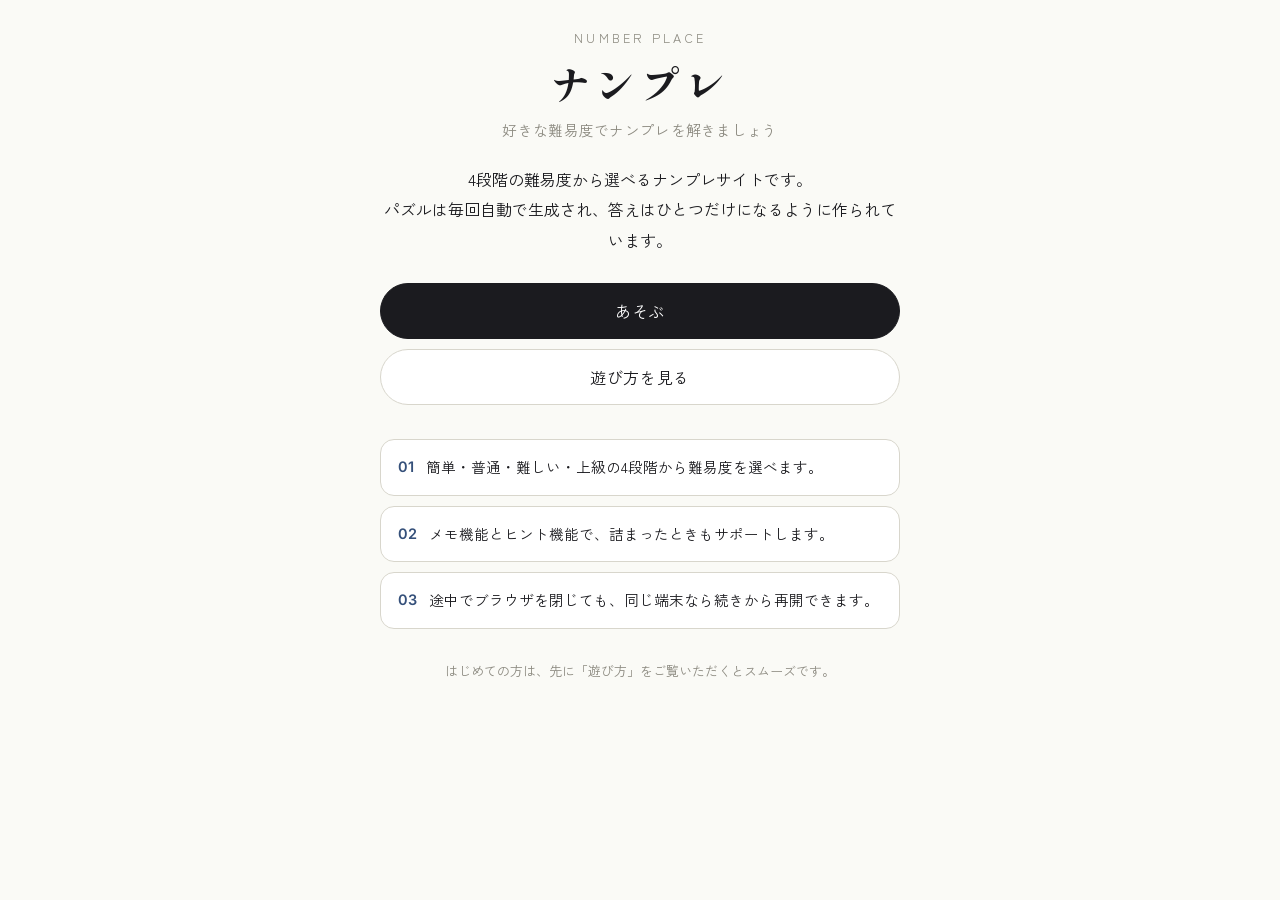
<file: index.html>
<!DOCTYPE html>
<html lang="ja">
<head>
<meta charset="UTF-8">
<meta name="viewport" content="width=device-width, initial-scale=1.0">
<title>ナンプレ | ナンプレサイト</title>
<link rel="preconnect" href="https://fonts.googleapis.com">
<link href="https://fonts.googleapis.com/css2?family=Shippori+Mincho:wght@400;600;800&family=Zen+Kaku+Gothic+New:wght@400;500;700&family=Inter:wght@500;600;700;800&display=swap" rel="stylesheet">
<link rel="stylesheet" href="style.css">
</head>
<body>

<div class="wrap">
  <header>
    <div class="eyebrow">Number Place</div>
    <h1>ナンプレ</h1>
    <div class="sub">好きな難易度でナンプレを解きましょう</div>
  </header>

  <p class="lede">
    4段階の難易度から選べるナンプレサイトです。<br>
    パズルは毎回自動で生成され、答えはひとつだけになるように作られています。
  </p>

  <div class="cta-row">
    <a class="btn btn-primary" href="game.html">あそぶ</a>
    <a class="btn btn-secondary" href="how-to-play.html">遊び方を見る</a>
  </div>

  <ul class="feature-list">
    <li>
      <span class="mark">01</span>
      <span>簡単・普通・難しい・上級の4段階から難易度を選べます。</span>
    </li>
    <li>
      <span class="mark">02</span>
      <span>メモ機能とヒント機能で、詰まったときもサポートします。</span>
    </li>
    <li>
      <span class="mark">03</span>
      <span>途中でブラウザを閉じても、同じ端末なら続きから再開できます。</span>
    </li>
  </ul>

  <p class="footer-note">
    はじめての方は、先に「遊び方」をご覧いただくとスムーズです。
  </p>
</div>

</body>
</html>
</file>
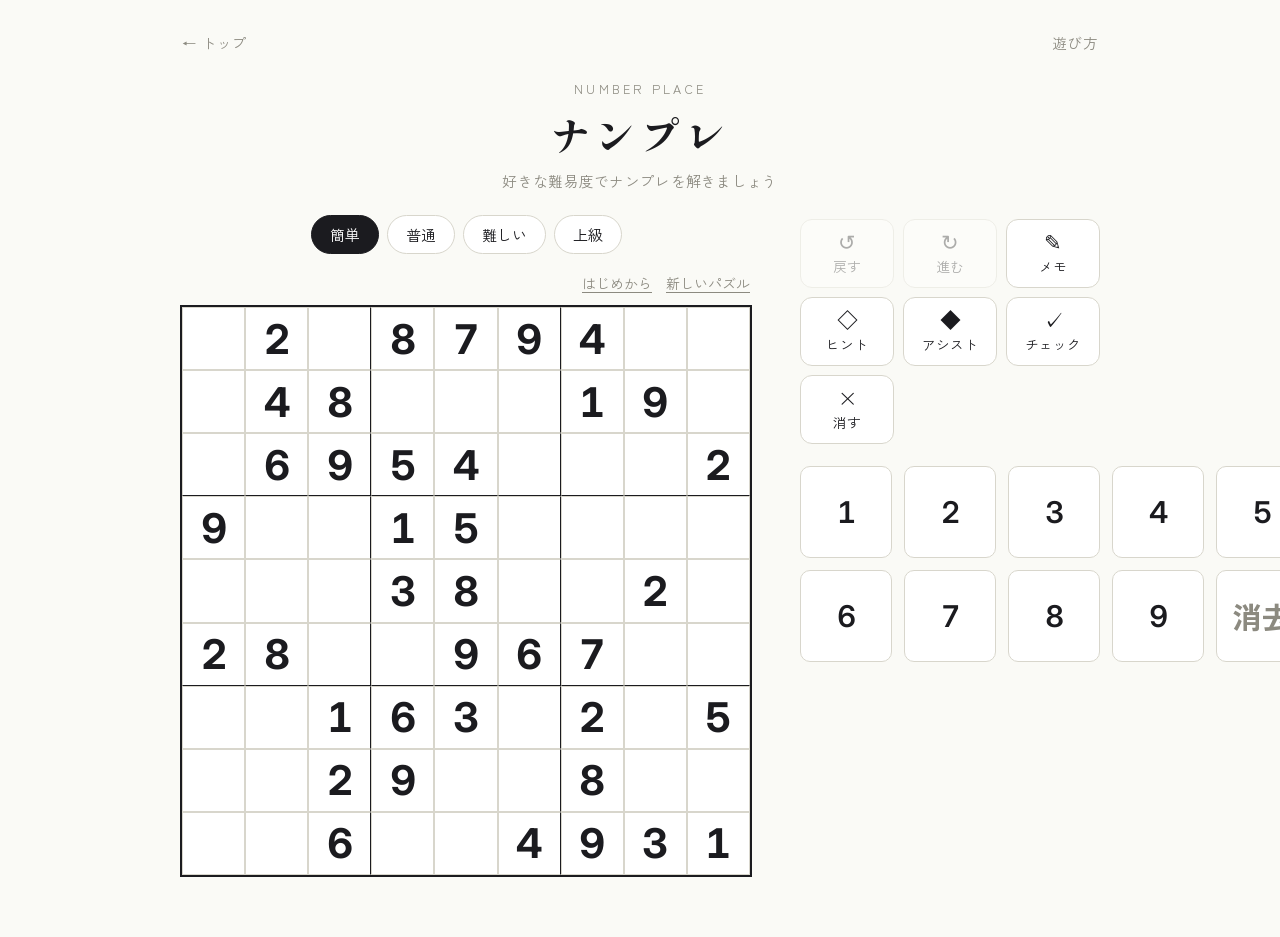
<file: game.html>
<!DOCTYPE html>
<html lang="ja">
<head>
<meta charset="UTF-8">
<meta name="viewport" content="width=device-width, initial-scale=1.0">
<title>ナンプレ | ナンプレサイト</title>
<link rel="preconnect" href="https://fonts.googleapis.com">
<link href="https://fonts.googleapis.com/css2?family=Shippori+Mincho:wght@400;600;800&family=Zen+Kaku+Gothic+New:wght@400;500;700&family=Inter:wght@500;600;700;800&display=swap" rel="stylesheet">
<link rel="stylesheet" href="style.css">
</head>
<body>

<div class="wrap game-wrap">
  <div class="nav-bar">
    <a class="nav-link" href="index.html">← トップ</a>
    <a class="nav-link" href="how-to-play.html">遊び方</a>
  </div>

  <header>
    <div class="eyebrow">Number Place</div>
    <h1>ナンプレ</h1>
    <div class="sub">好きな難易度でナンプレを解きましょう</div>
  </header>

  <div class="game-layout">
    <div class="board-col">
      <div class="diff-row" id="diffRow">
        <button class="pill" data-diff="easy">簡単</button>
        <button class="pill" data-diff="medium">普通</button>
        <button class="pill" data-diff="hard">難しい</button>
        <button class="pill" data-diff="expert">上級</button>
      </div>

      <div class="status-row">
        <span class="status-msg" id="statusMsg">&nbsp;</span>
        <div class="status-actions">
          <button class="new-game-btn" id="resetBtn">はじめから</button>
          <button class="new-game-btn" id="newGameBtn">新しいパズル</button>
        </div>
      </div>

      <div class="board-shell">
        <div class="board" id="board"></div>
        <div class="generating" id="generating">パズルを生成しています…</div>
      </div>
    </div>

    <div class="side-col">
      <div class="toolbar">
        <button class="tool-btn" id="undoBtn" disabled>
          <span class="icon">↺</span>
          <span>戻す</span>
        </button>
        <button class="tool-btn" id="redoBtn" disabled>
          <span class="icon">↻</span>
          <span>進む</span>
        </button>
        <button class="tool-btn" id="notesBtn">
          <span class="icon">✎</span>
          <span>メモ</span>
        </button>
        <button class="tool-btn" id="hintBtn">
          <span class="icon">◇</span>
          <span>ヒント</span>
        </button>
        <button class="tool-btn" id="techBtn">
          <span class="icon">◆</span>
          <span>アシスト</span>
        </button>
        <button class="tool-btn" id="checkBtn">
          <span class="icon">✓</span>
          <span>チェック</span>
        </button>
        <button class="tool-btn" id="eraseBtn">
          <span class="icon">×</span>
          <span>消す</span>
        </button>
      </div>

      <div class="numpad" id="numpad"></div>

      <div class="tech-note" id="techNote">
        <div class="tech-note-body" id="techNoteBody"></div>
        <div class="tech-note-actions" id="techNoteActions"></div>
      </div>
    </div>
  </div>
</div>

<div class="win-overlay" id="winOverlay">
  <div class="win-card">
    <div class="eyebrow">Complete</div>
    <h2>お見事です</h2>
    <p>すべてのマスが正しく埋まりました。<br>おめでとうございます。</p>
    <button id="winNewGame">次のパズルへ</button>
  </div>
</div>

<script>
(function(){
  const DIFF_CLUES = { easy: 38, medium: 32, hard: 27, expert: 24 };
  const STORAGE_KEY = 'nampure_save_v1';

  let difficulty = 'easy';
  let solutionBoard = null;
  let puzzleBoard = null;     // 0 = empty, given cells fixed
  let givenMask = null;       // boolean 9x9
  let currentBoard = null;    // user's working board
  let notesBoard = null;      // array 9x9 of Set
  let selected = null;        // {r,c}
  let notesMode = false;
  let focusNumber = null;     // number currently highlighted (sticky until dismissed)
  let longPressTimer = null;
  let longPressTriggered = false;
  let cellLongPressTimer = null;
  let cellLongPressTriggered = false;
  let keyDigitTimer = null;
  let keyDigitTriggered = false;
  let undoStack = [];
  let redoStack = [];
  let mistakeCells = new Set(); // "r,c" keys currently flagged by the 見直す check (not persisted, no counting)
  let assistState = null; // holds the current アシスト step (placement suggestion or informational technique)
  const MAX_HISTORY = 200;
  const LONG_PRESS_MS = 350;

  const boardEl = document.getElementById('board');
  const numpadEl = document.getElementById('numpad');
  const statusMsg = document.getElementById('statusMsg');
  const generatingEl = document.getElementById('generating');
  const notesBtn = document.getElementById('notesBtn');
  const hintBtn = document.getElementById('hintBtn');
  const techBtn = document.getElementById('techBtn');
  const checkBtn = document.getElementById('checkBtn');
  const eraseBtn = document.getElementById('eraseBtn');
  const resetBtn = document.getElementById('resetBtn');
  const techNoteEl = document.getElementById('techNote');
  const techNoteBodyEl = document.getElementById('techNoteBody');
  const techNoteActionsEl = document.getElementById('techNoteActions');
  const undoBtn = document.getElementById('undoBtn');
  const redoBtn = document.getElementById('redoBtn');
  const winOverlay = document.getElementById('winOverlay');

  // ---------- Generation ----------
  function emptyBoard(){ return Array.from({length:9}, () => Array(9).fill(0)); }

  function shuffle(arr){
    for(let i=arr.length-1;i>0;i--){
      const j = Math.floor(Math.random()*(i+1));
      [arr[i],arr[j]] = [arr[j],arr[i]];
    }
    return arr;
  }

  function isValidPlacement(b, r, c, v){
    for(let i=0;i<9;i++){
      if(b[r][i]===v) return false;
      if(b[i][c]===v) return false;
    }
    const br = Math.floor(r/3)*3, bc = Math.floor(c/3)*3;
    for(let i=br;i<br+3;i++) for(let j=bc;j<bc+3;j++) if(b[i][j]===v) return false;
    return true;
  }

  function generateSolvedBoard(){
    const b = emptyBoard();
    function fill(pos){
      if(pos===81) return true;
      const r = Math.floor(pos/9), c = pos%9;
      const nums = shuffle([1,2,3,4,5,6,7,8,9]);
      for(const v of nums){
        if(isValidPlacement(b,r,c,v)){
          b[r][c]=v;
          if(fill(pos+1)) return true;
          b[r][c]=0;
        }
      }
      return false;
    }
    fill(0);
    return b;
  }

  function countSolutions(board, limit){
    let count = 0;
    const b = board.map(row=>row.slice());
    function solve(){
      if(count>=limit) return;
      let best=-1, bestCands=null;
      for(let i=0;i<81;i++){
        const r=Math.floor(i/9), c=i%9;
        if(b[r][c]===0){
          const cands=[];
          for(let v=1;v<=9;v++) if(isValidPlacement(b,r,c,v)) cands.push(v);
          if(cands.length===0) return;
          if(best===-1 || cands.length<bestCands.length){
            best=i; bestCands=cands;
            if(cands.length===1) break;
          }
        }
      }
      if(best===-1){ count++; return; }
      const r=Math.floor(best/9), c=best%9;
      for(const v of bestCands){
        if(count>=limit) return;
        b[r][c]=v;
        solve();
        b[r][c]=0;
      }
    }
    solve();
    return count;
  }

  function generatePuzzle(diff){
    const solved = generateSolvedBoard();
    const puzzle = solved.map(row=>row.slice());
    const target = DIFF_CLUES[diff] ?? 32;
    const positions = shuffle(Array.from({length:81}, (_,i)=>i));
    let clues = 81;
    for(const pos of positions){
      if(clues<=target) break;
      const r=Math.floor(pos/9), c=pos%9;
      if(puzzle[r][c]===0) continue;
      const backup = puzzle[r][c];
      puzzle[r][c]=0;
      const solCount = countSolutions(puzzle,2);
      if(solCount===1){ clues--; } else { puzzle[r][c]=backup; }
    }
    return { puzzle, solution: solved };
  }

  // ---------- Persistence ----------
  function serializeNotes(nb){
    return nb.map(row => row.map(set => Array.from(set)));
  }
  function deserializeNotes(arr){
    return arr.map(row => row.map(a => new Set(a)));
  }

  function saveGame(){
    try{
      const data = {
        difficulty,
        puzzleBoard,
        solutionBoard,
        givenMask,
        currentBoard,
        notesBoard: serializeNotes(notesBoard),
        completed: winOverlay.classList.contains('show')
      };
      localStorage.setItem(STORAGE_KEY, JSON.stringify(data));
    }catch(e){
      // localStorage unavailable (private browsing, storage full, etc.) - fail silently
    }
  }

  function loadGame(){
    try{
      const raw = localStorage.getItem(STORAGE_KEY);
      if(!raw) return false;
      const data = JSON.parse(raw);
      if(!data || !data.puzzleBoard || !data.solutionBoard || !data.currentBoard) return false;

      difficulty = data.difficulty || 'easy';
      puzzleBoard = data.puzzleBoard;
      solutionBoard = data.solutionBoard;
      givenMask = data.givenMask;
      currentBoard = data.currentBoard;
      notesBoard = deserializeNotes(data.notesBoard);
      selected = null;
      focusNumber = null;
      mistakeCells = new Set();
      assistState = null;

      document.querySelectorAll('#diffRow .pill').forEach(b=>{
        b.classList.toggle('active', b.dataset.diff === difficulty);
      });

      setStatus('', false);
      renderBoard();
      resetHistory();
      if(data.completed){
        winOverlay.classList.add('show');
      }
      return true;
    }catch(e){
      return false;
    }
  }

  // ---------- Game state ----------
  function startNewGame(diff){
    generatingEl.classList.add('show');
    setTimeout(()=>{
      const { puzzle, solution } = generatePuzzle(diff);
      puzzleBoard = puzzle;
      solutionBoard = solution;
      givenMask = puzzle.map(row=>row.map(v=>v!==0));
      currentBoard = puzzle.map(row=>row.slice());
      notesBoard = Array.from({length:9},()=>Array.from({length:9},()=>new Set()));
      selected = null;
      focusNumber = null;
      mistakeCells = new Set();
      clearTechHint();
      setStatus('', false);
      renderBoard();
      generatingEl.classList.remove('show');
      resetHistory();
      saveGame();
    }, 30);
  }

  function setStatus(text, isError){
    statusMsg.textContent = text || '\u00A0';
    statusMsg.classList.toggle('error-msg', !!isError);
  }

  function computeConflicts(){
    const conflicts = Array.from({length:9},()=>Array(9).fill(false));
    function markGroup(cells){
      const seen = {};
      for(const [r,c] of cells){
        const v = currentBoard[r][c];
        if(v===0) continue;
        if(seen[v] !== undefined){
          conflicts[r][c] = true;
          const [pr,pc] = seen[v];
          conflicts[pr][pc] = true;
        } else {
          seen[v] = [r,c];
        }
      }
    }
    for(let r=0;r<9;r++) markGroup(Array.from({length:9},(_,c)=>[r,c]));
    for(let c=0;c<9;c++) markGroup(Array.from({length:9},(_,r)=>[r,c]));
    for(let br=0;br<9;br+=3) for(let bc=0;bc<9;bc+=3){
      const cells=[];
      for(let i=br;i<br+3;i++) for(let j=bc;j<bc+3;j++) cells.push([i,j]);
      markGroup(cells);
    }
    return conflicts;
  }

  function getCandidates(r,c){
    const cands = [];
    for(let v=1;v<=9;v++){
      if(isValidPlacement(currentBoard, r, c, v)) cands.push(v);
    }
    return cands;
  }

  function checkWin(conflicts){
    for(let r=0;r<9;r++) for(let c=0;c<9;c++){
      if(currentBoard[r][c]===0) return false;
      if(conflicts[r][c]) return false;
    }
    return true;
  }

  // ---------- Rendering ----------
  function renderBoard(){
    boardEl.innerHTML = '';
    const conflicts = computeConflicts();
    const selVal = selected ? currentBoard[selected.r][selected.c] : 0;

    let occurrences = [];
    if(focusNumber !== null){
      for(let r=0;r<9;r++) for(let c=0;c<9;c++){
        if(currentBoard[r][c]===focusNumber) occurrences.push([r,c]);
      }
    }

    for(let r=0;r<9;r++){
      for(let c=0;c<9;c++){
        const cell = document.createElement('div');
        cell.className = 'cell';
        if((c+1)%3===0 && c!==8) cell.classList.add('border-right');
        if((r+1)%3===0 && r!==8) cell.classList.add('border-bottom');

        const v = currentBoard[r][c];
        const isGiven = givenMask[r][c];

        if(focusNumber !== null){
          if(v === focusNumber){
            cell.classList.add('same-number');
          } else {
            let isReach = false;
            for(const [orow, ocol] of occurrences){
              if(orow===r || ocol===c || (Math.floor(orow/3)===Math.floor(r/3) && Math.floor(ocol/3)===Math.floor(c/3))){
                isReach = true; break;
              }
            }
            if(isReach) cell.classList.add('peer');
          }
        } else if(selected){
          const sameBox = Math.floor(r/3)===Math.floor(selected.r/3) && Math.floor(c/3)===Math.floor(selected.c/3);
          if(r===selected.r && c===selected.c){
            cell.classList.add('selected');
          } else if(r===selected.r || c===selected.c || sameBox){
            cell.classList.add('peer');
          }
          if(selVal!==0 && v===selVal && !(r===selected.r && c===selected.c)){
            cell.classList.add('same-number');
          }
        }
        if(conflicts[r][c]) cell.classList.add('conflict');

        const mistakeKey = r + ',' + c;
        if(mistakeCells.has(mistakeKey)){
          if(v !== 0 && v !== solutionBoard[r][c]){
            cell.classList.add('mistake');
          } else {
            mistakeCells.delete(mistakeKey); // fixed since the last check, stop flagging it
          }
        }

        if(assistState){
          if(assistState.kind === 'placement'){
            if(assistState.houseCells.some(([hr,hc]) => hr===r && hc===c)) cell.classList.add('assist-house');
            if(assistState.keyCells && assistState.keyCells.some(([kr,kc]) => kr===r && kc===c)) cell.classList.add('tech-key');
            if(assistState.blockers.some(([br,bc]) => br===r && bc===c)) cell.classList.add('assist-blocker');
            if(assistState.targetCell[0]===r && assistState.targetCell[1]===c) cell.classList.add('assist-target');
          } else {
            if(assistState.keyCells.some(([kr,kc]) => kr===r && kc===c)) cell.classList.add('tech-key');
            else if(assistState.affected.some(([ar,ac]) => ar===r && ac===c)) cell.classList.add('tech-affected');
          }
        }

        if(v!==0){
          cell.textContent = v;
          cell.classList.add(isGiven ? 'given' : 'user-value');
        } else if(assistState && assistState.kind==='placement' && assistState.targetCell[0]===r && assistState.targetCell[1]===c){
          cell.textContent = assistState.value;
          cell.classList.add('assist-preview');
        } else if(notesBoard[r][c].size>0){
          const grid = document.createElement('div');
          grid.className = 'notes-grid';
          for(let n=1;n<=9;n++){
            const span = document.createElement('span');
            span.textContent = notesBoard[r][c].has(n) ? n : '';
            if(notesBoard[r][c].has(n)) span.classList.add('active');
            grid.appendChild(span);
          }
          cell.appendChild(grid);
        }

        cell.dataset.r = r;
        cell.dataset.c = c;
        cell.style.touchAction = 'manipulation';
        cell.addEventListener('pointerdown', () => {
          cellLongPressTriggered = false;
          cellLongPressTimer = setTimeout(() => {
            const val = currentBoard[r][c];
            if (val !== 0) {
              cellLongPressTriggered = true;
              focusNumber = val;
              renderBoard();
            }
          }, LONG_PRESS_MS);
        });
        cell.addEventListener('pointerup', () => {
          clearTimeout(cellLongPressTimer);
          if (!cellLongPressTriggered) {
            if (focusNumber !== null) focusNumber = null;
            selectCell(r, c);
          }
          cellLongPressTriggered = false;
        });
        cell.addEventListener('pointerleave', () => {
          clearTimeout(cellLongPressTimer);
        });
        cell.addEventListener('contextmenu', (e) => e.preventDefault());
        boardEl.appendChild(cell);
      }
    }
  }

  function selectCell(r,c){
    selected = { r, c };
    renderBoard();
  }

  function clearPeerNotes(r, c, v){
    for(let cc=0; cc<9; cc++){ if(cc!==c) notesBoard[r][cc].delete(v); }
    for(let rr=0; rr<9; rr++){ if(rr!==r) notesBoard[rr][c].delete(v); }
    const br = Math.floor(r/3)*3, bc = Math.floor(c/3)*3;
    for(let i=br;i<br+3;i++) for(let j=bc;j<bc+3;j++){
      if(i!==r || j!==c) notesBoard[i][j].delete(v);
    }
  }

  // ---------- Undo / Redo ----------
  function snapshotState(){
    return {
      currentBoard: currentBoard.map(row => row.slice()),
      notesBoard: notesBoard.map(row => row.map(set => new Set(set)))
    };
  }

  function restoreState(state){
    currentBoard = state.currentBoard.map(row => row.slice());
    notesBoard = state.notesBoard.map(row => row.map(set => new Set(set)));
  }

  function updateUndoRedoButtons(){
    undoBtn.disabled = undoStack.length === 0;
    redoBtn.disabled = redoStack.length === 0;
  }

  function pushHistory(){
    undoStack.push(snapshotState());
    if(undoStack.length > MAX_HISTORY) undoStack.shift();
    redoStack = [];
    updateUndoRedoButtons();
  }

  function resetHistory(){
    undoStack = [];
    redoStack = [];
    updateUndoRedoButtons();
  }

  function undo(){
    if(undoStack.length === 0) return;
    const current = snapshotState();
    const prev = undoStack.pop();
    redoStack.push(current);
    restoreState(prev);
    focusNumber = null;
    clearTechHint();
    renderBoard();
    setStatus('', false);
    saveGame();
    updateUndoRedoButtons();
  }

  function redo(){
    if(redoStack.length === 0) return;
    const current = snapshotState();
    const next = redoStack.pop();
    undoStack.push(current);
    restoreState(next);
    focusNumber = null;
    clearTechHint();
    renderBoard();
    setStatus('', false);
    saveGame();
    updateUndoRedoButtons();
  }

  function setValue(v){
    if(!selected) return;
    const { r, c } = selected;
    if(givenMask[r][c]) return;

    clearTechHint();
    pushHistory();

    if(notesMode){
      if(v===0){
        notesBoard[r][c].clear();
      } else if(notesBoard[r][c].has(v)){
        notesBoard[r][c].delete(v);
      } else {
        notesBoard[r][c].add(v);
      }
      renderBoard();
      saveGame();
      return;
    }

    currentBoard[r][c] = v;
    if(v!==0){
      notesBoard[r][c].clear();
      clearPeerNotes(r, c, v);
    }
    const conflicts = computeConflicts();
    renderBoard();

    if(conflicts[r][c]){
      setStatus('この数字は同じ列・行・ブロックと重複しています', true);
    } else {
      setStatus('', false);
    }

    saveGame();

    if(checkWin(conflicts)){
      setTimeout(()=> {
        winOverlay.classList.add('show');
        saveGame();
      }, 250);
    }
  }

  function useHint(){
    if(!selected) return;
    const { r, c } = selected;
    if(givenMask[r][c] || currentBoard[r][c]!==0){
      setStatus('空いているマスを選んでください', true);
      return;
    }
    const cands = getCandidates(r,c);
    pushHistory();
    notesBoard[r][c] = new Set(cands);
    renderBoard();
    saveGame();
    const cellEl = boardEl.querySelector(`[data-r="${r}"][data-c="${c}"]`);
    if(cellEl){
      cellEl.classList.add('hint-flash');
      setTimeout(()=>cellEl.classList.remove('hint-flash'), 900);
    }
  }

  // ---------- Assist (アシスト) ----------
  // Finds the next logical step. If it resolves a single cell (naked/hidden
  // single) it shows *why* - circling the existing numbers that block the
  // other candidates - and offers a preview digit the person can approve or
  // dismiss. If it's a pattern that only narrows candidates (pair, pointing,
  // X-Wing) it's shown as information only, with no cell to approve.
  const HOUSES = [];
  for(let i=0;i<9;i++) HOUSES.push({ type:'row', idx:i });
  for(let i=0;i<9;i++) HOUSES.push({ type:'col', idx:i });
  for(let i=0;i<9;i++) HOUSES.push({ type:'box', idx:i });
  const HOUSE_LABEL = { row:'行', col:'列', box:'ブロック' };

  function houseCells(type, idx){
    const cells = [];
    if(type==='row'){ for(let c=0;c<9;c++) cells.push([idx,c]); }
    else if(type==='col'){ for(let r=0;r<9;r++) cells.push([r,idx]); }
    else { const br=Math.floor(idx/3)*3, bc=(idx%3)*3; for(let i=br;i<br+3;i++) for(let j=bc;j<bc+3;j++) cells.push([i,j]); }
    return cells;
  }

  function computeAllCandidates(){
    const cands = Array.from({length:9},()=>Array(9).fill(null));
    for(let r=0;r<9;r++) for(let c=0;c<9;c++){
      if(currentBoard[r][c]===0) cands[r][c] = getCandidates(r,c);
    }
    return cands;
  }

  function findNakedSingle(cands){
    for(let r=0;r<9;r++) for(let c=0;c<9;c++){
      if(currentBoard[r][c]===0 && cands[r][c].length===1){
        return { type:'naked-single', targetCell:[r,c], value: cands[r][c][0], blockers:[], houseCells:[] };
      }
    }
    return null;
  }

  // Hidden single found via cross-hatching a box: the digit only fits one
  // empty cell in the box because every other empty cell in that box is
  // blocked by a copy of the digit already sitting in its row or column.
  function findHiddenSingleBox(cands){
    for(let b=0;b<9;b++){
      const boxCells = houseCells('box', b);
      const emptyCells = boxCells.filter(([r,c]) => currentBoard[r][c]===0);
      for(let v=1; v<=9; v++){
        if(boxCells.some(([r,c]) => currentBoard[r][c]===v)) continue; // already placed in this box
        const candidateCells = emptyCells.filter(([r,c]) => cands[r][c].includes(v));
        if(candidateCells.length === 1){
          const target = candidateCells[0];
          const blockers = [];
          const seen = new Set();
          for(const [r,c] of emptyCells){
            if(r===target[0] && c===target[1]) continue;
            if(cands[r][c].includes(v)) continue;
            let found = false;
            for(let cc=0; cc<9; cc++){
              if(currentBoard[r][cc]===v){ blockers.push([r,cc]); found = true; break; }
            }
            if(!found){
              for(let rr=0; rr<9; rr++){
                if(currentBoard[rr][c]===v){ blockers.push([rr,c]); found = true; break; }
              }
            }
          }
          const uniqBlockers = blockers.filter(([r,c]) => {
            const k = r+','+c;
            if(seen.has(k)) return false;
            seen.add(k);
            return true;
          });
          return { type:'hidden-single-box', targetCell: target, value: v, blockers: uniqBlockers, houseCells: boxCells };
        }
      }
    }
    return null;
  }

  // Hidden single scoped to a row or column (box-based ones are caught above).
  function findHiddenSingleRowCol(cands){
    for(const house of HOUSES){
      if(house.type === 'box') continue;
      const cells = houseCells(house.type, house.idx).filter(([r,c])=>currentBoard[r][c]===0);
      for(let v=1; v<=9; v++){
        const spots = cells.filter(([r,c]) => cands[r][c].includes(v));
        if(spots.length===1 && cands[spots[0][0]][spots[0][1]].length>1){
          return { type:'hidden-single', targetCell: spots[0], value: v, blockers:[], houseCells: houseCells(house.type, house.idx), house };
        }
      }
    }
    return null;
  }

  function findAllNakedPairs(cands){
    const results = [];
    for(const house of HOUSES){
      const cells = houseCells(house.type, house.idx).filter(([r,c])=>currentBoard[r][c]===0 && cands[r][c].length===2);
      for(let i=0;i<cells.length;i++){
        for(let j=i+1;j<cells.length;j++){
          const [r1,c1]=cells[i], [r2,c2]=cells[j];
          const a=cands[r1][c1], b=cands[r2][c2];
          if(a[0]===b[0] && a[1]===b[1]){
            const rest = houseCells(house.type, house.idx).filter(([r,c])=>currentBoard[r][c]===0 && !(r===r1&&c===c1) && !(r===r2&&c===c2));
            const affected = rest.filter(([r,c]) => cands[r][c].includes(a[0]) || cands[r][c].includes(a[1]));
            if(affected.length>0){
              results.push({ type:'naked-pair', house, cells:[[r1,c1],[r2,c2]], affected, values:a });
            }
          }
        }
      }
    }
    return results;
  }

  function findAllHiddenPairs(cands){
    const results = [];
    for(const house of HOUSES){
      const cells = houseCells(house.type, house.idx).filter(([r,c])=>currentBoard[r][c]===0);
      const valCells = {};
      for(let v=1;v<=9;v++) valCells[v] = cells.filter(([r,c])=>cands[r][c].includes(v));
      for(let v1=1;v1<=9;v1++){
        if(valCells[v1].length!==2) continue;
        for(let v2=v1+1;v2<=9;v2++){
          if(valCells[v2].length!==2) continue;
          const c1=valCells[v1], c2=valCells[v2];
          if(c1[0][0]===c2[0][0] && c1[0][1]===c2[0][1] && c1[1][0]===c2[1][0] && c1[1][1]===c2[1][1]){
            const [r1,cc1]=c1[0], [r2,cc2]=c1[1];
            const extra1 = cands[r1][cc1].filter(v=>v!==v1&&v!==v2);
            const extra2 = cands[r2][cc2].filter(v=>v!==v1&&v!==v2);
            if(extra1.length>0 || extra2.length>0){
              results.push({ type:'hidden-pair', house, cells:[[r1,cc1],[r2,cc2]], affected:[[r1,cc1],[r2,cc2]], values:[v1,v2] });
            }
          }
        }
      }
    }
    return results;
  }

  function findAllPointing(cands){
    const results = [];
    for(let b=0;b<9;b++){
      const br=Math.floor(b/3)*3, bc=(b%3)*3;
      for(let v=1;v<=9;v++){
        const spots=[];
        for(let i=br;i<br+3;i++) for(let j=bc;j<bc+3;j++){
          if(currentBoard[i][j]===0 && cands[i][j].includes(v)) spots.push([i,j]);
        }
        if(spots.length<2 || spots.length>3) continue;
        const rows = new Set(spots.map(s=>s[0]));
        const cols = new Set(spots.map(s=>s[1]));
        if(rows.size===1){
          const r = spots[0][0];
          const affected = [];
          for(let c=0;c<9;c++){
            if(Math.floor(c/3)*3===bc) continue;
            if(currentBoard[r][c]===0 && cands[r][c].includes(v)) affected.push([r,c]);
          }
          if(affected.length>0) results.push({ type:'pointing', house:{type:'row', idx:r}, cells:spots, affected, values:[v] });
        }
        if(cols.size===1){
          const c = spots[0][1];
          const affected = [];
          for(let r=0;r<9;r++){
            if(Math.floor(r/3)*3===br) continue;
            if(currentBoard[r][c]===0 && cands[r][c].includes(v)) affected.push([r,c]);
          }
          if(affected.length>0) results.push({ type:'pointing', house:{type:'col', idx:c}, cells:spots, affected, values:[v] });
        }
      }
    }
    return results;
  }

  function findAllXWing(cands){
    const results = [];
    for(let v=1;v<=9;v++){
      const rowsWithTwo = [];
      for(let r=0;r<9;r++){
        const cols = [];
        for(let c=0;c<9;c++) if(currentBoard[r][c]===0 && cands[r][c].includes(v)) cols.push(c);
        if(cols.length===2) rowsWithTwo.push({ r, cols });
      }
      for(let i=0;i<rowsWithTwo.length;i++){
        for(let j=i+1;j<rowsWithTwo.length;j++){
          const a=rowsWithTwo[i], b=rowsWithTwo[j];
          if(a.cols[0]===b.cols[0] && a.cols[1]===b.cols[1]){
            const [c1,c2]=a.cols;
            const affected=[];
            for(let r=0;r<9;r++){
              if(r===a.r || r===b.r) continue;
              for(const c of [c1,c2]) if(currentBoard[r][c]===0 && cands[r][c].includes(v)) affected.push([r,c]);
            }
            if(affected.length>0){
              results.push({ type:'xwing', orientation:'row', cells:[[a.r,c1],[a.r,c2],[b.r,c1],[b.r,c2]], affected, values:[v] });
            }
          }
        }
      }
      const colsWithTwo = [];
      for(let c=0;c<9;c++){
        const rows = [];
        for(let r=0;r<9;r++) if(currentBoard[r][c]===0 && cands[r][c].includes(v)) rows.push(r);
        if(rows.length===2) colsWithTwo.push({ c, rows });
      }
      for(let i=0;i<colsWithTwo.length;i++){
        for(let j=i+1;j<colsWithTwo.length;j++){
          const a=colsWithTwo[i], b=colsWithTwo[j];
          if(a.rows[0]===b.rows[0] && a.rows[1]===b.rows[1]){
            const [r1,r2]=a.rows;
            const affected=[];
            for(let c=0;c<9;c++){
              if(c===a.c || c===b.c) continue;
              for(const r of [r1,r2]) if(currentBoard[r][c]===0 && cands[r][c].includes(v)) affected.push([r,c]);
            }
            if(affected.length>0){
              results.push({ type:'xwing', orientation:'col', cells:[[r1,a.c],[r2,a.c],[r1,b.c],[r2,b.c]], affected, values:[v] });
            }
          }
        }
      }
    }
    return results;
  }

  // Returns a deep-enough copy of the candidate grid with the given values
  // removed from the given cells, so a chain step can be tested without
  // touching the real board or the caller's candidate grid.
  function withEliminated(cands, cells, values){
    const next = cands.map(row => row.map(c => c ? c.slice() : null));
    for(const [r,c] of cells){
      next[r][c] = next[r][c].filter(v => !values.includes(v));
    }
    return next;
  }

  // Same idea, but keeps ONLY the given values in the given cells (discards
  // everything else). This is the correct direction for hidden pairs: the
  // pair's own two digits stay, and any other stray candidates in those same
  // cells get discarded - unlike naked pairs/pointing/X-Wing, where the
  // pair's digits get removed from OTHER cells in the house instead.
  function withRestricted(cands, cells, values){
    const next = cands.map(row => row.map(c => c ? c.slice() : null));
    for(const [r,c] of cells){
      next[r][c] = next[r][c].filter(v => values.includes(v));
    }
    return next;
  }

  function applyPatternElimination(cands, res){
    return res.type === 'hidden-pair'
      ? withRestricted(cands, res.affected, res.values)
      : withEliminated(cands, res.affected, res.values);
  }

  function candidateCount(cands){
    let n = 0;
    for(let r=0;r<9;r++) for(let c=0;c<9;c++) if(cands[r][c]) n += cands[r][c].length;
    return n;
  }

  // Standard teaching order: pointing pairs/triples are more basic than
  // naked/hidden pairs, which come before X-Wing.
  function findPatternGroups(cands){
    return [
      findAllPointing(cands),
      findAllNakedPairs(cands),
      findAllHiddenPairs(cands),
      findAllXWing(cands)
    ];
  }

  const MAX_ASSIST_CHAIN_DEPTH = 4;

  // Repeatedly applies one narrowing pattern at a time (pointing pair, naked
  // pair, hidden pair, X-Wing), re-scanning the freshly narrowed candidates
  // for a newly-unlocked pattern each time, until a naked/hidden single
  // appears or the depth budget runs out. A single pattern rarely resolves a
  // cell outright, but two or three chained together very often do - this
  // mirrors how a person actually works through a stuck board by hand.
  // Returns { result, chainSteps } (chainSteps = patterns applied, in
  // order) or null if no single is reached within the budget.
  function findChainToSingle(cands, depth){
    const groups = findPatternGroups(cands);
    for(const group of groups){
      for(const res of group){
        const reduced = applyPatternElimination(cands, res);
        if(candidateCount(reduced) === candidateCount(cands)) continue; // no real progress

        const direct = findNakedSingle(reduced) || findHiddenSingleBox(reduced) || findHiddenSingleRowCol(reduced);
        if(direct) return { result: direct, chainSteps: [res] };

        if(depth > 1){
          const deeper = findChainToSingle(reduced, depth - 1);
          if(deeper) return { result: deeper.result, chainSteps: [res, ...deeper.chainSteps] };
        }
      }
    }
    return null;
  }

  function findAssistStep(){
    const cands = computeAllCandidates();
    const direct = findNakedSingle(cands) || findHiddenSingleBox(cands) || findHiddenSingleRowCol(cands);
    if(direct) return direct;

    const chained = findChainToSingle(cands, MAX_ASSIST_CHAIN_DEPTH);
    if(chained) return { ...chained.result, chainSteps: chained.chainSteps };

    const groups = findPatternGroups(cands);
    for(const group of groups){
      if(group.length>0) return group[0];
    }
    return null;
  }

  function describeSingle(res){
    switch(res.type){
      case 'naked-single':
        return { title:'ネイキッドシングル', body:`このマスは、他の数字がすべて入っているため、残る候補は${res.value}だけです。` };
      case 'hidden-single-box':
        return { title:'クロスチェック', body:`丸で囲んだ${res.value}が、同じ行・列を通じてこのブロックの他のマスから${res.value}の可能性を消しています。残ったのはオレンジのマスだけです。` };
      case 'hidden-single':
        return { title:'ヒドゥンシングル', body:`この${HOUSE_LABEL[res.house.type]}の中で、${res.value}が入る可能性があるのはオレンジのマスだけです。` };
    }
    return { title:'', body:'' };
  }

  function describePattern(res){
    const label = HOUSE_LABEL[res.house.type];
    switch(res.type){
      case 'naked-pair':
        return { title:'ネイキッドペア', body:`オレンジの2マスは候補が ${res.values.join('・')} だけの組で共通しています。同じ${label}内の他のマス(枠線のみのマス)からは、この2つの数字を候補から消せます。` };
      case 'hidden-pair':
        return { title:'ヒドゥンペア', body:`この${label}の中で、${res.values.join('・')} が入りうるのはオレンジの2マスだけです。この2マスの他の候補は消せます。` };
      case 'pointing':
        return { title:'ポインティングペア', body:`同じブロック内で ${res.values[0]} が入りうるのはオレンジのマス(同じ${label})だけです。この${label}の他のマス(枠線のみ)からは ${res.values[0]} を候補から消せます。` };
      case 'xwing':
        return { title:'X-Wing', body:`${res.values[0]} が2つの${res.orientation==='row'?'行':'列'}で同じ2つの${res.orientation==='row'?'列':'行'}にしか入りません。枠線だけのマスからはこの数字を候補から消せます。` };
    }
    return { title:'', body:'' };
  }

  function describeTechnique(res){
    if(res.chainSteps && res.chainSteps.length){
      const causes = res.chainSteps.map(describePattern);
      const effect = describeSingle(res);
      const title = causes.map(c => c.title).concat(effect.title).join(' → ');
      const causeBody = causes.map(c => c.body).join(' ');
      return { title, body: `${causeBody} この結果、${effect.body}` };
    }
    if(res.targetCell !== undefined) return describeSingle(res);
    return describePattern(res);
  }

  function clearTechHint(){
    if(assistState){
      assistState = null;
      techNoteEl.classList.remove('show');
      techNoteBodyEl.innerHTML = '';
      techNoteActionsEl.innerHTML = '';
    }
  }

  function approveAssist(){
    if(!assistState || assistState.kind !== 'placement') return;
    const [r, c] = assistState.targetCell;
    const v = assistState.value;
    clearTechHint();
    pushHistory();
    currentBoard[r][c] = v;
    notesBoard[r][c].clear();
    clearPeerNotes(r, c, v);
    selected = { r, c };
    focusNumber = null;
    const conflicts = computeConflicts();
    renderBoard();
    if(conflicts[r][c]){
      setStatus('この数字は同じ列・行・ブロックと重複しています', true);
    } else {
      setStatus('', false);
    }
    saveGame();
    if(checkWin(conflicts)){
      setTimeout(()=>{ winOverlay.classList.add('show'); saveGame(); }, 250);
    }
  }

  function showAssistStep(){
    const res = findAssistStep();
    if(!res){
      clearTechHint();
      setStatus('今の状態から見つけられるヒントはありませんでした', true);
      return;
    }
    const isPlacement = res.targetCell !== undefined;
    assistState = isPlacement
      ? { kind:'placement', targetCell: res.targetCell, value: res.value, blockers: res.blockers, houseCells: res.houseCells, keyCells: res.chainSteps ? res.chainSteps.flatMap(s => s.cells) : [] }
      : { kind:'info', keyCells: res.cells, affected: res.affected };

    const desc = describeTechnique(res);
    techNoteBodyEl.innerHTML = `<span class="tech-title">${desc.title}</span>${desc.body}`;
    techNoteActionsEl.innerHTML = '';
    if(isPlacement){
      const cancelBtn = document.createElement('button');
      cancelBtn.type = 'button';
      cancelBtn.className = 'tech-action-btn';
      cancelBtn.textContent = '中止する';
      cancelBtn.addEventListener('click', clearTechHint);
      const approveBtn = document.createElement('button');
      approveBtn.type = 'button';
      approveBtn.className = 'tech-action-btn tech-action-primary';
      approveBtn.textContent = '承認する';
      approveBtn.addEventListener('click', approveAssist);
      techNoteActionsEl.appendChild(cancelBtn);
      techNoteActionsEl.appendChild(approveBtn);
    } else {
      const closeBtn = document.createElement('button');
      closeBtn.type = 'button';
      closeBtn.className = 'tech-action-btn';
      closeBtn.textContent = '閉じる';
      closeBtn.addEventListener('click', clearTechHint);
      techNoteActionsEl.appendChild(closeBtn);
    }
    techNoteEl.classList.add('show');
    setStatus('', false);
    renderBoard();
  }

  // ---------- Mistake check (見直す) ----------
  // On-demand only: compares filled cells against the solution and marks
  // ones that don't match. Nothing is counted or saved - it's just a
  // temporary visual aid, and marks disappear automatically once fixed.
  function checkMistakes(){
    const wrong = [];
    for(let r=0;r<9;r++){
      for(let c=0;c<9;c++){
        if(!givenMask[r][c] && currentBoard[r][c]!==0 && currentBoard[r][c]!==solutionBoard[r][c]){
          wrong.push(r + ',' + c);
        }
      }
    }
    mistakeCells = new Set(wrong);
    renderBoard();
    if(wrong.length === 0){
      setStatus('今のところ、まちがいは見つかりませんでした', false);
    } else {
      setStatus('見直すとよさそうなマスに印をつけました', true);
    }
  }

  // ---------- UI wiring ----------
  document.querySelectorAll('#diffRow .pill').forEach(btn=>{
    btn.addEventListener('click', () => {
      document.querySelectorAll('#diffRow .pill').forEach(b=>b.classList.remove('active'));
      btn.classList.add('active');
      difficulty = btn.dataset.diff;
      startNewGame(difficulty);
    });
  });

  document.getElementById('newGameBtn').addEventListener('click', ()=> startNewGame(difficulty));
  document.getElementById('winNewGame').addEventListener('click', ()=>{
    winOverlay.classList.remove('show');
    startNewGame(difficulty);
  });

  notesBtn.addEventListener('click', ()=>{
    notesMode = !notesMode;
    notesBtn.classList.toggle('active', notesMode);
  });
  hintBtn.addEventListener('click', useHint);
  techBtn.addEventListener('click', showAssistStep);
  checkBtn.addEventListener('click', checkMistakes);
  resetBtn.addEventListener('click', ()=>{
    if(!puzzleBoard) return;
    if(!confirm('最初からやり直しますか？入力した内容とメモは消えます。')) return;
    pushHistory();
    currentBoard = puzzleBoard.map(row => row.slice());
    notesBoard = Array.from({length:9},()=>Array.from({length:9},()=>new Set()));
    selected = null;
    focusNumber = null;
    mistakeCells = new Set();
    clearTechHint();
    setStatus('', false);
    renderBoard();
    saveGame();
  });
  eraseBtn.addEventListener('click', ()=>{
    if(!selected) return;
    const { r, c } = selected;
    if(givenMask[r][c]) return;
    clearTechHint();
    pushHistory();
    currentBoard[r][c] = 0;
    notesBoard[r][c].clear();
    setStatus('', false);
    renderBoard();
    saveGame();
  });

  for(let n=1;n<=9;n++){
    const btn = document.createElement('button');
    btn.className = 'num-btn';
    btn.textContent = n;
    btn.style.touchAction = 'manipulation';

    btn.addEventListener('pointerdown', ()=>{
      longPressTriggered = false;
      longPressTimer = setTimeout(()=>{
        longPressTriggered = true;
        focusNumber = n;
        renderBoard();
      }, LONG_PRESS_MS);
    });
    btn.addEventListener('pointerup', ()=>{
      clearTimeout(longPressTimer);
      if(!longPressTriggered){
        if(focusNumber !== null){
          focusNumber = (focusNumber === n) ? null : n;
          renderBoard();
        } else {
          setValue(n);
        }
      }
      longPressTriggered = false;
    });
    btn.addEventListener('pointerleave', ()=>{
      clearTimeout(longPressTimer);
      longPressTriggered = false;
    });
    btn.addEventListener('contextmenu', (e)=> e.preventDefault());

    numpadEl.appendChild(btn);
  }
  const eraseNumBtn = document.createElement('button');
  eraseNumBtn.className = 'num-btn erase';
  eraseNumBtn.textContent = '消去';
  eraseNumBtn.addEventListener('click', ()=>{
    if(!selected) return;
    const { r, c } = selected;
    if(givenMask[r][c]) return;
    pushHistory();
    currentBoard[r][c] = 0;
    notesBoard[r][c].clear();
    renderBoard();
    saveGame();
  });
  numpadEl.appendChild(eraseNumBtn);

  undoBtn.addEventListener('click', undo);
  redoBtn.addEventListener('click', redo);

  document.addEventListener('keydown', (e)=>{
    if((e.ctrlKey || e.metaKey) && e.key.toLowerCase()==='z'){
      e.preventDefault();
      if(e.shiftKey) redo(); else undo();
      return;
    }
    if((e.ctrlKey || e.metaKey) && e.key.toLowerCase()==='y'){
      e.preventDefault();
      redo();
      return;
    }

    if(e.key>='1' && e.key<='9'){
      if(e.repeat) return; // ignore OS key-repeat while held
      const n = parseInt(e.key,10);
      keyDigitTriggered = false;
      keyDigitTimer = setTimeout(()=>{
        keyDigitTriggered = true;
        focusNumber = (focusNumber === n) ? null : n;
        renderBoard();
      }, LONG_PRESS_MS);
      return;
    }

    if(!selected) return;
    const { r, c } = selected;
    if(e.key==='Backspace' || e.key==='Delete' || e.key==='0'){
      if(!givenMask[r][c]){
        pushHistory();
        currentBoard[r][c]=0;
        notesBoard[r][c].clear();
        renderBoard();
        saveGame();
      }
    } else if(e.key==='ArrowUp' && r>0){ selectCell(r-1,c); }
    else if(e.key==='ArrowDown' && r<8){ selectCell(r+1,c); }
    else if(e.key==='ArrowLeft' && c>0){ selectCell(r,c-1); }
    else if(e.key==='ArrowRight' && c<8){ selectCell(r,c+1); }
  });

  document.addEventListener('keyup', (e)=>{
    if(e.key>='1' && e.key<='9'){
      const n = parseInt(e.key,10);
      clearTimeout(keyDigitTimer);
      if(!keyDigitTriggered){
        if(focusNumber !== null){
          focusNumber = (focusNumber === n) ? null : n;
          renderBoard();
        } else if(selected){
          setValue(n);
        }
      }
      keyDigitTriggered = false;
    }
  });

  // init: try to resume a saved game, otherwise start a fresh easy puzzle
  const restored = loadGame();
  if(!restored){
    document.querySelector('#diffRow .pill[data-diff="easy"]').classList.add('active');
    startNewGame('easy');
  }
  updateUndoRedoButtons();
})();
</script>
</body>
</html>
</file>
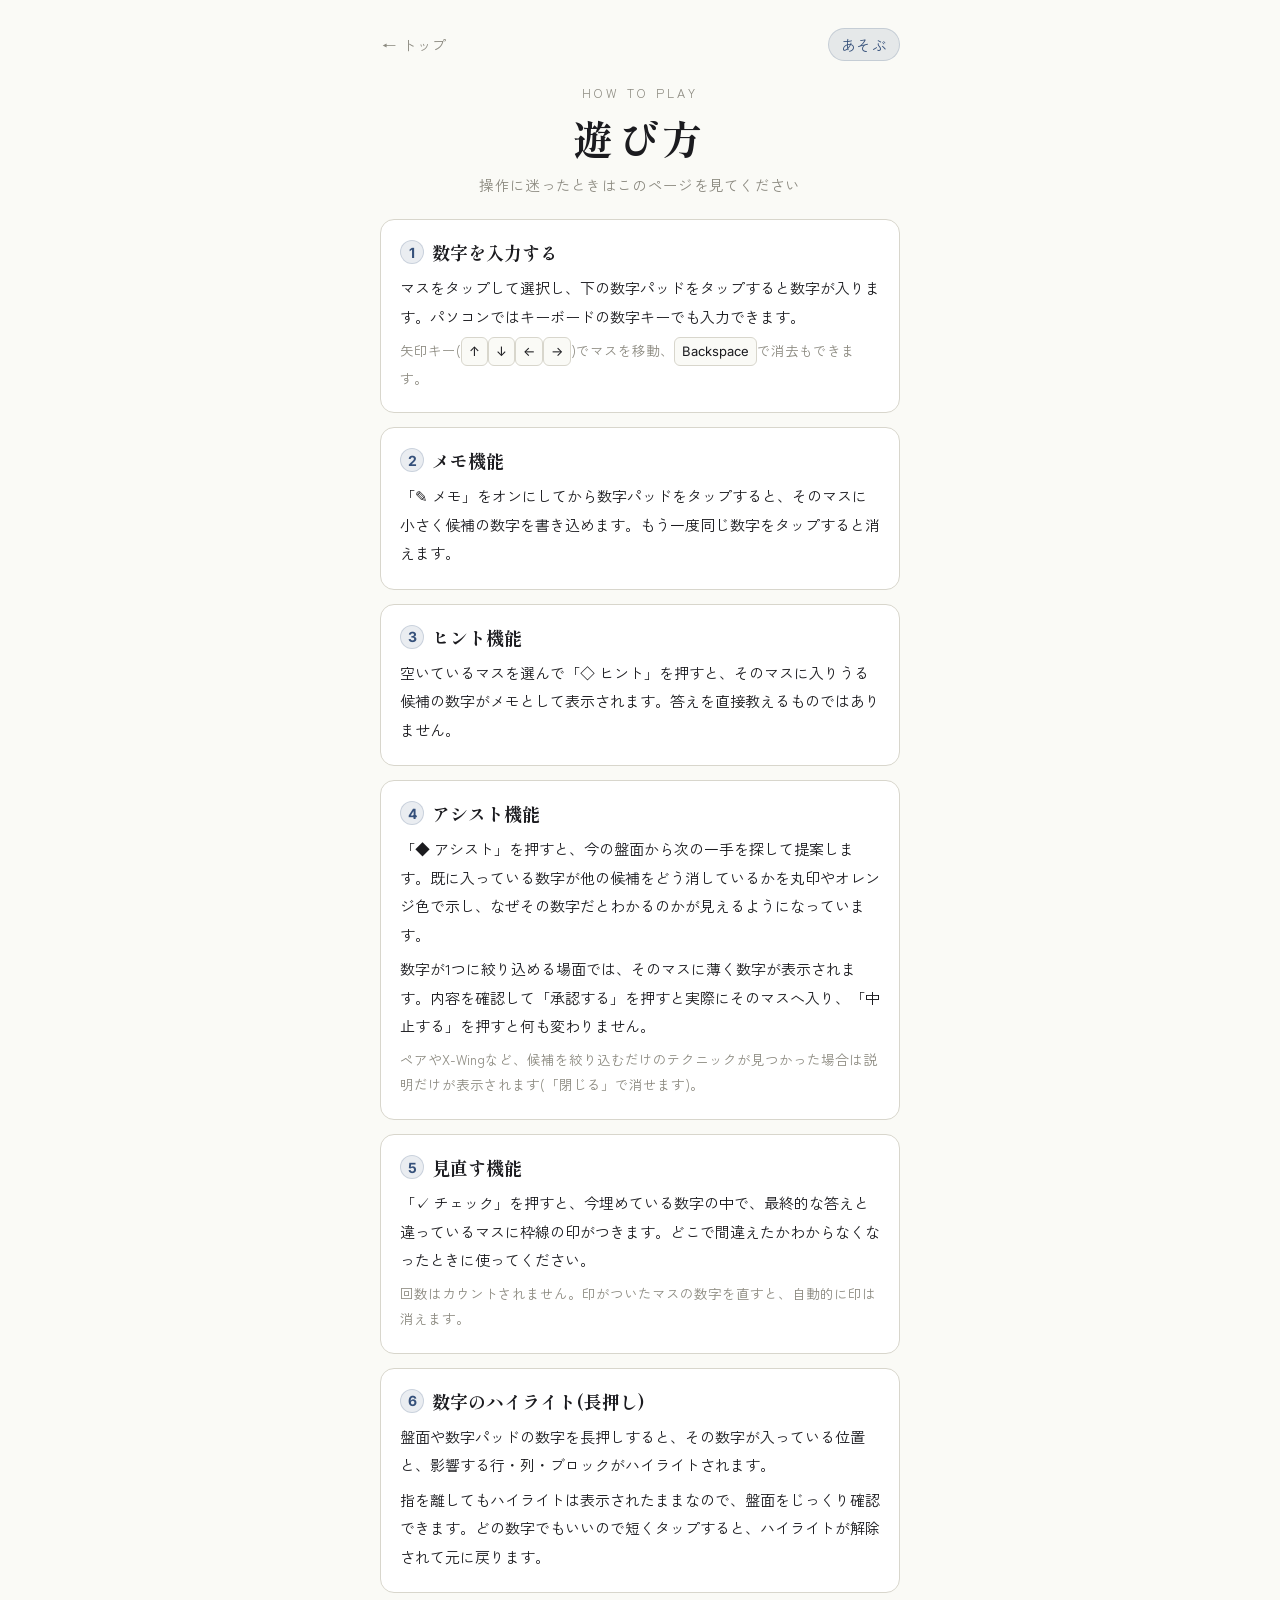
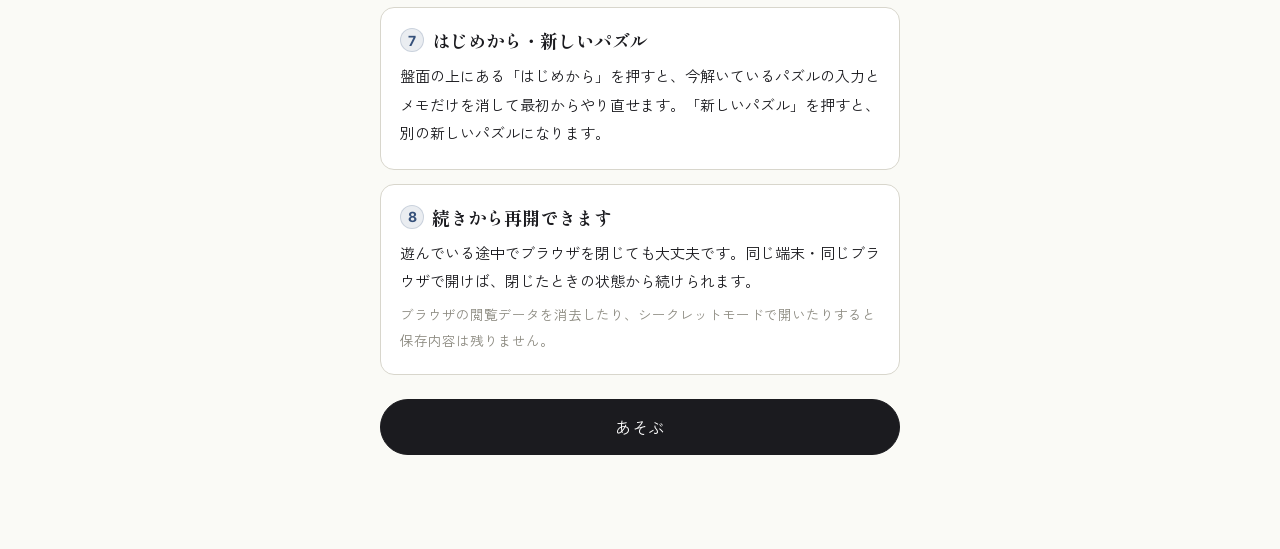
<file: how-to-play.html>
<!DOCTYPE html>
<html lang="ja">
<head>
<meta charset="UTF-8">
<meta name="viewport" content="width=device-width, initial-scale=1.0">
<title>遊び方 | ナンプレ</title>
<link rel="preconnect" href="https://fonts.googleapis.com">
<link href="https://fonts.googleapis.com/css2?family=Shippori+Mincho:wght@400;600;800&family=Zen+Kaku+Gothic+New:wght@400;500;700&family=Inter:wght@500;600;700;800&display=swap" rel="stylesheet">
<link rel="stylesheet" href="style.css">
</head>
<body>

<div class="wrap">
  <div class="nav-bar">
    <a class="nav-link" href="index.html">← トップ</a>
    <a class="nav-link emphasis" href="game.html">あそぶ</a>
  </div>

  <header>
    <div class="eyebrow">How to play</div>
    <h1>遊び方</h1>
    <div class="sub">操作に迷ったときはこのページを見てください</div>
  </header>

  <div class="help-section">
    <h2><span class="num">1</span>数字を入力する</h2>
    <p>マスをタップして選択し、下の数字パッドをタップすると数字が入ります。パソコンではキーボードの数字キーでも入力できます。</p>
    <p class="note">矢印キー(<span class="kbd">↑</span><span class="kbd">↓</span><span class="kbd">←</span><span class="kbd">→</span>)でマスを移動、<span class="kbd">Backspace</span>で消去もできます。</p>
  </div>

  <div class="help-section">
    <h2><span class="num">2</span>メモ機能</h2>
    <p>「✎ メモ」をオンにしてから数字パッドをタップすると、そのマスに小さく候補の数字を書き込めます。もう一度同じ数字をタップすると消えます。</p>
  </div>

  <div class="help-section">
    <h2><span class="num">3</span>ヒント機能</h2>
    <p>空いているマスを選んで「◇ ヒント」を押すと、そのマスに入りうる候補の数字がメモとして表示されます。答えを直接教えるものではありません。</p>
  </div>

  <div class="help-section">
    <h2><span class="num">4</span>アシスト機能</h2>
    <p>「◆ アシスト」を押すと、今の盤面から次の一手を探して提案します。既に入っている数字が他の候補をどう消しているかを丸印やオレンジ色で示し、なぜその数字だとわかるのかが見えるようになっています。</p>
    <p>数字が1つに絞り込める場面では、そのマスに薄く数字が表示されます。内容を確認して「承認する」を押すと実際にそのマスへ入り、「中止する」を押すと何も変わりません。</p>
    <p class="note">ペアやX-Wingなど、候補を絞り込むだけのテクニックが見つかった場合は説明だけが表示されます(「閉じる」で消せます)。</p>
  </div>

  <div class="help-section">
    <h2><span class="num">5</span>見直す機能</h2>
    <p>「✓ チェック」を押すと、今埋めている数字の中で、最終的な答えと違っているマスに枠線の印がつきます。どこで間違えたかわからなくなったときに使ってください。</p>
    <p class="note">回数はカウントされません。印がついたマスの数字を直すと、自動的に印は消えます。</p>
  </div>

  <div class="help-section">
    <h2><span class="num">6</span>数字のハイライト(長押し)</h2>
    <p>盤面や数字パッドの数字を長押しすると、その数字が入っている位置と、影響する行・列・ブロックがハイライトされます。</p>
    <p>指を離してもハイライトは表示されたままなので、盤面をじっくり確認できます。どの数字でもいいので短くタップすると、ハイライトが解除されて元に戻ります。</p>
  </div>

  <div class="help-section">
    <h2><span class="num">7</span>はじめから・新しいパズル</h2>
    <p>盤面の上にある「はじめから」を押すと、今解いているパズルの入力とメモだけを消して最初からやり直せます。「新しいパズル」を押すと、別の新しいパズルになります。</p>
  </div>

  <div class="help-section">
    <h2><span class="num">8</span>続きから再開できます</h2>
    <p>遊んでいる途中でブラウザを閉じても大丈夫です。同じ端末・同じブラウザで開けば、閉じたときの状態から続けられます。</p>
    <p class="note">ブラウザの閲覧データを消去したり、シークレットモードで開いたりすると保存内容は残りません。</p>
  </div>

  <div class="cta-row" style="margin-top: 24px;">
    <a class="btn btn-primary" href="game.html">あそぶ</a>
  </div>
</div>

</body>
</html>
</file>
<file: style.css>
:root{
  --bg: #FAFAF6;
  --paper: #FFFFFF;
  --ink: #1B1B1F;
  --line: #D8D6CC;
  --line-strong: #1B1B1F;
  --accent: #35507A;
  --accent-soft: rgba(53,80,122,0.10);
  --accent-soft-2: rgba(53,80,122,0.18);
  --muted: #8C8A80;
  --error: #A5372E;
  --error-soft: rgba(165,55,46,0.10);
  --tech: #A9791E;
  --tech-soft: rgba(169,121,30,0.14);
}
*{ box-sizing: border-box; }
html,body{
  margin:0; padding:0;
  background: var(--bg);
  color: var(--ink);
  font-family: 'Zen Kaku Gothic New', sans-serif;
  -webkit-font-smoothing: antialiased;
}
body{
  display:flex; justify-content:center;
  padding: 28px 16px 60px;
  min-height: 100vh;
}
a{ color: inherit; }
.wrap{
  width: 100%;
  max-width: 520px;
}

/* ---------- Nav ---------- */
.nav-bar{
  display:flex;
  justify-content: space-between;
  align-items:center;
  margin-bottom: 22px;
  font-size: 14.5px;
}
.nav-link{
  color: var(--muted);
  text-decoration: none;
  letter-spacing: 0.02em;
  padding: 4px 2px;
}
.nav-link:hover{ color: var(--accent); }
.nav-link.emphasis{
  color: var(--accent);
  border: 1px solid var(--accent-soft-2);
  background: var(--accent-soft);
  padding: 5px 12px;
  border-radius: 999px;
}

/* ---------- Header ---------- */
header{
  text-align:center;
  margin-bottom: 24px;
}
.eyebrow{
  font-size: 12.5px;
  letter-spacing: 0.26em;
  color: var(--muted);
  text-transform: uppercase;
  margin-bottom: 7px;
}
h1{
  font-family: 'Shippori Mincho', serif;
  font-weight: 800;
  font-size: 40px;
  letter-spacing: 0.12em;
  margin: 0;
  color: var(--ink);
}
.sub{
  font-size: 14.5px;
  color: var(--muted);
  margin-top: 7px;
  letter-spacing: 0.02em;
}

/* ---------- Landing page ---------- */
.lede{
  font-size: 16px;
  line-height: 1.9;
  color: var(--ink);
  text-align: center;
  margin: 0 0 28px;
}
.cta-row{
  display:flex;
  flex-direction: column;
  gap: 10px;
  margin-bottom: 34px;
}
.btn{
  display:block;
  text-align:center;
  text-decoration:none;
  padding: 15px 20px;
  border-radius: 999px;
  font-size: 16px;
  letter-spacing: 0.04em;
  transition: all .15s ease;
}
.btn-primary{
  background: var(--ink);
  color: var(--paper);
  border: 1px solid var(--ink);
}
.btn-primary:hover{ background: var(--accent); border-color: var(--accent); }
.btn-secondary{
  background: var(--paper);
  color: var(--ink);
  border: 1px solid var(--line);
}
.btn-secondary:hover{ border-color: var(--accent); color: var(--accent); }

.feature-list{
  list-style: none;
  margin: 0 0 30px;
  padding: 0;
  display: grid;
  gap: 10px;
}
.feature-list li{
  display:flex;
  gap: 12px;
  align-items:flex-start;
  background: var(--paper);
  border: 1px solid var(--line);
  border-radius: 14px;
  padding: 15px 17px;
  font-size: 14.5px;
  line-height: 1.7;
}
.feature-list .mark{
  font-family: 'Inter', sans-serif;
  color: var(--accent);
  font-weight: 600;
  font-size: 14.5px;
  flex-shrink: 0;
}
.footer-note{
  text-align:center;
  font-size: 13px;
  color: var(--muted);
  line-height: 1.8;
}

/* ---------- Help page ---------- */
.help-section{
  background: var(--paper);
  border: 1px solid var(--line);
  border-radius: 14px;
  padding: 19px 19px 21px;
  margin-bottom: 14px;
}
.help-section h2{
  font-family: 'Shippori Mincho', serif;
  font-size: 18px;
  margin: 0 0 9px;
  display:flex;
  align-items:center;
  gap: 8px;
}
.help-section h2 .num{
  font-family: 'Inter', sans-serif;
  font-size: 14px;
  color: var(--accent);
  border: 1px solid var(--accent-soft-2);
  background: var(--accent-soft);
  width: 24px; height: 24px;
  border-radius: 50%;
  display:flex; align-items:center; justify-content:center;
  flex-shrink: 0;
}
.help-section p{
  font-size: 15px;
  line-height: 1.9;
  color: var(--ink);
  margin: 0 0 6px;
}
.help-section p:last-child{ margin-bottom: 0; }
.help-section .note{
  font-size: 13.5px;
  color: var(--muted);
}
.kbd{
  display:inline-flex;
  align-items:center;
  justify-content:center;
  min-width: 22px;
  padding: 1px 7px;
  border: 1px solid var(--line);
  border-radius: 6px;
  background: var(--bg);
  font-family: 'Inter', sans-serif;
  font-size: 13px;
  color: var(--ink);
}

/* ---------- Game page shared controls ---------- */
.diff-row{
  display:flex;
  gap: 8px;
  justify-content:center;
  flex-wrap: wrap;
  margin-bottom: 18px;
}
.pill{
  border: 1px solid var(--line);
  background: var(--paper);
  color: var(--ink);
  font-family: 'Zen Kaku Gothic New', sans-serif;
  font-size: 15px;
  padding: 8px 18px;
  border-radius: 999px;
  cursor: pointer;
  transition: all .15s ease;
}
.pill:hover{ border-color: var(--accent); }
.pill.active{
  background: var(--ink);
  color: var(--paper);
  border-color: var(--ink);
}

.status-row{
  display:flex;
  justify-content: space-between;
  align-items:center;
  margin-bottom: 11px;
  padding: 0 2px;
  height: 22px;
}
.status-actions{
  display:flex;
  gap: 14px;
  flex-shrink: 0;
}
.status-msg{
  font-size: 14px;
  color: var(--accent);
  letter-spacing: 0.02em;
  white-space: nowrap;
  overflow: hidden;
  text-overflow: ellipsis;
  flex: 1;
  margin-right: 10px;
}
.status-msg.error-msg{ color: var(--error); }
.new-game-btn{
  font-size: 14px;
  color: var(--muted);
  background: none;
  border: none;
  cursor: pointer;
  text-decoration: underline;
  text-underline-offset: 3px;
  font-family: 'Zen Kaku Gothic New', sans-serif;
  padding: 0;
  flex-shrink: 0;
  white-space: nowrap;
}
.new-game-btn:hover{ color: var(--ink); }

.tech-note{
  display:none;
  font-size: 13.5px;
  line-height: 1.7;
  color: var(--ink);
  background: var(--tech-soft);
  border: 1px solid var(--tech);
  border-radius: 10px;
  padding: 10px 13px;
  margin: 14px 0 0;
}
.tech-note.show{ display:block; }
.tech-note .tech-title{
  font-weight: 700;
  color: var(--tech);
  margin-right: 6px;
}
.tech-note-actions{
  display: flex;
  gap: 10px;
  justify-content: flex-end;
  margin-top: 10px;
}
.tech-action-btn{
  font-family: 'Zen Kaku Gothic New', sans-serif;
  font-size: 13.5px;
  padding: 7px 16px;
  border-radius: 999px;
  border: 1px solid var(--tech);
  background: transparent;
  color: var(--tech);
  cursor: pointer;
  transition: all .15s ease;
}
.tech-action-btn:hover{ opacity: 0.8; }
.tech-action-btn.tech-action-primary{
  background: var(--tech);
  color: var(--paper);
}

.board-shell{
  position: relative;
  width: 100%;
  aspect-ratio: 1/1;
  background: var(--paper);
  border: 2.5px solid var(--line-strong);
}
.board{
  display: grid;
  grid-template-columns: repeat(9, 1fr);
  grid-template-rows: repeat(9, 1fr);
  width: 100%;
  height: 100%;
}
.cell{
  display:flex; align-items:center; justify-content:center;
  position: relative;
  border: 0.5px solid var(--line);
  cursor: pointer;
  font-family: 'Inter', sans-serif;
  font-variant-numeric: tabular-nums;
  font-size: clamp(22px, 7vw, 38px);
  font-weight: 600;
  color: var(--ink);
  user-select: none;
  background: var(--paper);
  overflow: hidden;
}
.cell:nth-child(3n){ border-right-width: 0.5px; }
.cell.border-right{ border-right: 1.75px solid var(--line-strong); }
.cell.border-bottom{ border-bottom: 1.75px solid var(--line-strong); }

.cell.given{ color: var(--ink); font-weight: 700; }
.cell.user-value{ color: var(--accent); font-weight: 500; }
.cell.selected{ background: var(--accent-soft-2); }
.cell.peer{ background: var(--accent-soft); }
.cell.same-number{ background: var(--accent-soft-2); }
.cell.conflict{ color: var(--error); background: var(--error-soft); }
.cell.mistake{ box-shadow: inset 0 0 0 2px var(--error); }
.cell.tech-key{ background: var(--tech-soft); box-shadow: inset 0 0 0 2px var(--tech); }
.cell.tech-affected{ box-shadow: inset 0 0 0 2px var(--tech); }
.cell.assist-house{ background: var(--tech-soft); }
.cell.assist-target{ background: var(--tech-soft); box-shadow: inset 0 0 0 3px var(--tech); }
.cell.assist-preview{ color: var(--tech); font-weight: 600; }
.cell.assist-blocker::after{
  content: '';
  position: absolute;
  inset: 10%;
  border: 2px solid var(--tech);
  border-radius: 50%;
  pointer-events: none;
}
.cell.hint-flash{ animation: flash 0.9s ease; }
@keyframes flash{
  0%{ background: var(--accent-soft-2); }
  100%{ background: transparent; }
}

.notes-grid{
  display:grid;
  grid-template-columns: repeat(3, minmax(0,1fr));
  grid-template-rows: repeat(3, minmax(0,1fr));
  width: 100%; height: 100%;
  padding: 3px;
  overflow: hidden;
  box-sizing: border-box;
}
.notes-grid span{
  display:flex; align-items:center; justify-content:center;
  min-width: 0;
  min-height: 0;
  overflow: hidden;
  line-height: 1;
  font-size: clamp(8px, 1.7vw, 11px);
  font-variant-numeric: tabular-nums;
  color: var(--muted);
  font-family: 'Inter', sans-serif;
}
.notes-grid span.active{ color: var(--accent); font-weight: 700; }

.toolbar{
  display: grid;
  grid-template-columns: repeat(auto-fit, minmax(76px, 1fr));
  gap: 9px;
  margin: 18px 0 15px;
}
.tool-btn{
  flex:1;
  max-width: 150px;
  display:flex; flex-direction:column; align-items:center; gap:4px;
  padding: 11px 6px;
  border: 1px solid var(--line);
  background: var(--paper);
  border-radius: 12px;
  cursor:pointer;
  font-family: 'Zen Kaku Gothic New', sans-serif;
  font-size: 13.5px;
  color: var(--ink);
  transition: all .15s ease;
}
.tool-btn .icon{ font-size: 21px; line-height:1; }
.tool-btn:hover{ border-color: var(--accent); }
.tool-btn.active{
  background: var(--ink);
  color: var(--paper);
  border-color: var(--ink);
}
.tool-btn:disabled{ opacity: 0.35; cursor: default; }

.numpad{
  display:grid;
  grid-template-columns: repeat(5, 1fr);
  gap: 9px;
}
.num-btn{
  aspect-ratio: 1/1;
  border: 1px solid var(--line);
  background: var(--paper);
  border-radius: 10px;
  font-family: 'Inter', sans-serif;
  font-variant-numeric: tabular-nums;
  font-size: 26px;
  font-weight: 600;
  color: var(--ink);
  cursor:pointer;
  transition: all .12s ease;
  user-select: none;
  -webkit-user-select: none;
  touch-action: manipulation;
}
.num-btn:hover{ border-color: var(--accent); color: var(--accent); }
.num-btn.erase{
  font-family: 'Zen Kaku Gothic New', sans-serif;
  font-size: 13.5px;
  color: var(--muted);
}

.win-overlay{
  position: fixed; inset: 0;
  background: rgba(27,27,31,0.55);
  display:flex; align-items:center; justify-content:center;
  z-index: 50;
  opacity: 0; pointer-events:none;
  transition: opacity .25s ease;
}
.win-overlay.show{ opacity:1; pointer-events:all; }
.win-card{
  background: var(--paper);
  padding: 34px 30px;
  border-radius: 16px;
  text-align:center;
  max-width: 320px;
}
.win-card .eyebrow{ margin-bottom: 10px; }
.win-card h2{
  font-family: 'Shippori Mincho', serif;
  font-size: 26px;
  margin: 0 0 9px;
}
.win-card p{
  font-size: 14.5px;
  color: var(--muted);
  margin: 0 0 20px;
  line-height: 1.6;
}
.win-card button{
  background: var(--ink);
  color: var(--paper);
  border: none;
  padding: 11px 28px;
  border-radius: 999px;
  font-family: 'Zen Kaku Gothic New', sans-serif;
  font-size: 14.5px;
  cursor: pointer;
}

.generating{
  position:absolute; inset:0;
  background: rgba(250,250,246,0.9);
  display:flex; align-items:center; justify-content:center;
  font-size: 14.5px; color: var(--muted);
  letter-spacing: 0.05em;
  z-index: 10;
  opacity: 0; pointer-events: none;
  transition: opacity .15s ease;
}
.generating.show{ opacity:1; pointer-events:all; }

@media (max-width: 380px){
  h1{ font-size: 32px; }
  .tool-btn{ font-size: 11.5px; }
}

/* ---------- Desktop layout: board left, controls right ---------- */
.game-layout{
  display: block;
}
@media (min-width: 760px){
  .game-wrap{
    max-width: 920px;
  }
  .game-layout{
    display: flex;
    align-items: flex-start;
    gap: 48px;
  }
  .game-layout .board-col{
    flex: 1 1 560px;
    max-width: 600px;
  }
  .game-layout .side-col{
    flex: 1 1 280px;
    max-width: 300px;
    display: flex;
    flex-direction: column;
    gap: 22px;
    padding-top: 4px;
    position: sticky;
    top: 28px;
  }
  .game-layout .toolbar{
    margin: 0;
  }
  .game-layout .tool-btn{
    max-width: none;
  }
  .game-layout .numpad{
    gap: 12px;
  }
  .game-layout .num-btn{
    font-size: 30px;
  }
  .game-layout .cell{
    font-size: clamp(28px, 3.2vw, 42px);
  }
  .game-layout .notes-grid span{
    font-size: clamp(10px, 0.85vw, 13px);
  }
}
</file>
